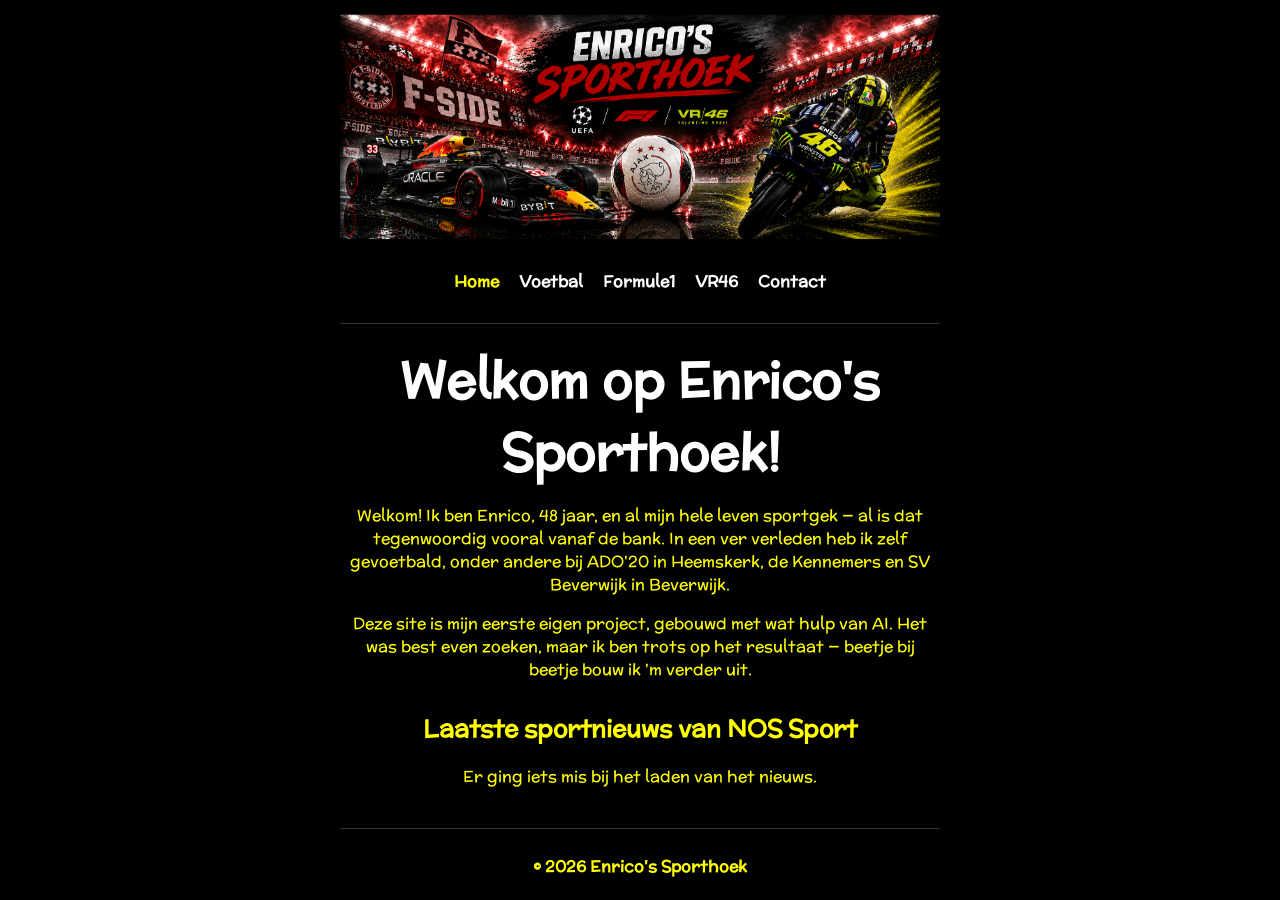
<file: index.html>
<!DOCTYPE html>
<html lang="nl">
<head>
    <meta charset="UTF-8">
    <meta name="viewport" content="width=device-width, initial-scale=1.0">
    <link rel="preconnect" href="https://fonts.googleapis.com">
    <link rel="preconnect" href="https://fonts.gstatic.com" crossorigin>
    <link href="https://fonts.googleapis.com/css2?family=McLaren&display=swap" rel="stylesheet">
    <title>Enrico's Sporthoek Home</title>
    <link rel="stylesheet" href="style.css">
</head>
<body>
    <!-- banner picture and text --> 
    <header class="banner">
        <img src="images/cover200pixelshoog.png" alt="Bannerfoto van Enrico's Sporthoek" class="banner-img">  
    </header>
    <!-- naviagation for the site -->
    <nav>
        <ul>
            <li><a href="index.html" class="actief">Home</a></li>
            <li><a href="voetbal.html">Voetbal</a></li>
            <li><a href="formule1.html">Formule1</a></li>
            <li><a href="VR46.html">VR46</a></li>
            <li><a href="contact.html">Contact</a></li>
        </ul>
    </nav>
<main>
    <h1>Welkom op Enrico's Sporthoek!</h1>
    <!-- little introduction about myself -->
        <p>Welkom! Ik ben Enrico, 48 jaar, en al mijn hele leven sportgek — al is dat tegenwoordig vooral vanaf de bank. In een ver verleden heb ik zelf gevoetbald, onder andere bij ADO'20 in Heemskerk, de Kennemers en SV Beverwijk in Beverwijk.</p>
        <p>Deze site is mijn eerste eigen project, gebouwd met wat hulp van AI. Het was best even zoeken, maar ik ben trots op het resultaat — beetje bij beetje bouw ik 'm verder uit.</p>
    <!-- A link to the RSS Feed of NOS Sport-->
<section id="nieuws">
    <h2>Laatste sportnieuws van NOS Sport</h2>
    <div id="nieuws-lijst">
        <p>Nieuws wordt geladen..</p>
    </div>
</section>
    <script src="script.js"></script>
</main>
<footer>
    <!-- footer text -->
    <p>&copy; 2026 Enrico's Sporthoek</p>
</footer>
</body>
</html>
</file>
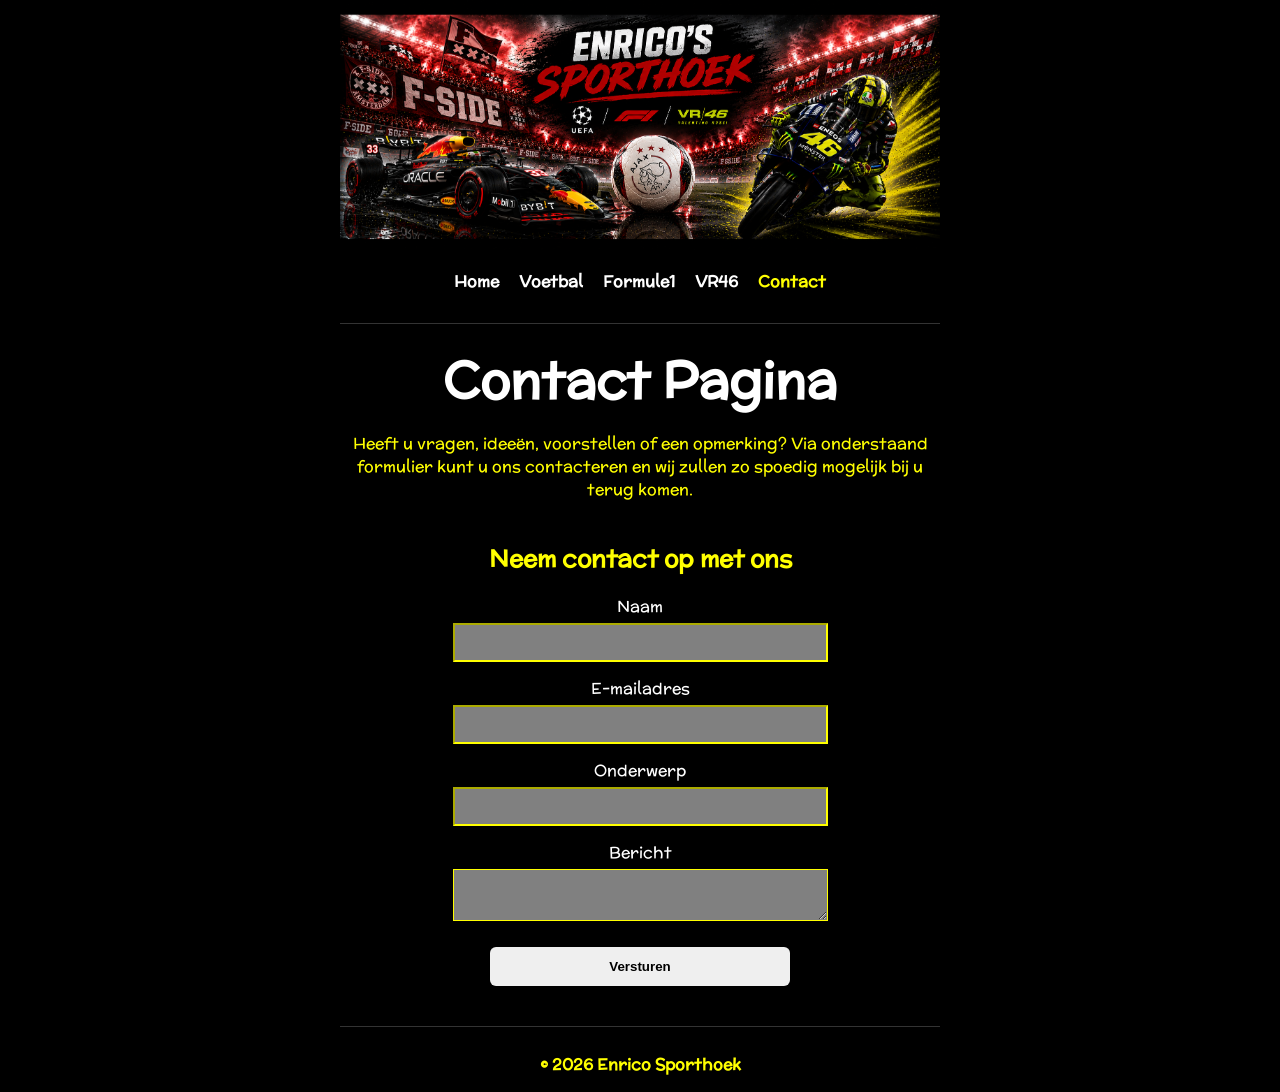
<file: contact.html>
<!DOCTYPE html>
<html lang="nl">
<head>
    <meta charset="UTF-8">
    <meta name="viewport" content="width=device-width, initial-scale=1.0">
    <link rel="preconnect" href="https://fonts.googleapis.com">
    <link rel="preconnect" href="https://fonts.gstatic.com" crossorigin>
    <link href="https://fonts.googleapis.com/css2?family=McLaren&display=swap" rel="stylesheet">
    <title>Enrico's Sporthoek Contact</title>
    <link rel="stylesheet" href="style.css">
</head>
<body>
    <!-- banner picture --> 
    <header class="banner">
        <img src="images/cover200pixelshoog.png" alt="Bannerfoto van de contactpagina van Enrico's Sporthoek" class="banner-img">
    </header>
    <!-- naviagation for the site -->
    <nav>
        <ul>
            <li><a href="index.html">Home</a></li>
            <li><a href="voetbal.html">Voetbal</a></li>
            <li><a href="formule1.html">Formule1</a></li>
            <li><a href="VR46.html">VR46</a></li>
            <li><a href="contact.html" class="actief">Contact</a></li>
        </ul>
    </nav>
<main>
    <h1>Contact Pagina</h1>
    <p>Heeft u vragen, ideeën, voorstellen of een opmerking? Via onderstaand formulier kunt u ons contacteren en wij zullen zo spoedig mogelijk bij u terug komen.</p>
    <!-- A div to hold the contact form -->
    <div class="contact-form">
        <form>
            <h2>Neem contact op met ons</h2>
            <label for="naam">Naam</label>
            <input type="text" id="naam" name="naam" required>
            <label for="email">E-mailadres</label>
            <input type="email" id="email" name="email" required>
            <label for="onderwerp">Onderwerp</label>
            <input type="text" id="onderwerp" name="onderwerp">
            <label for="bericht">Bericht</label>
            <textarea id="bericht" name="bericht" required></textarea>
            <!--A button to submit the form-->
            <button type="submit">Versturen</button>
        </form>
    </div>
    <script src="script.js"></script>
</main>
    <!-- footer text -->
    <footer>
    <p>&copy; 2026 Enrico Sporthoek</p>
</footer>
</body>
</html>
</file>
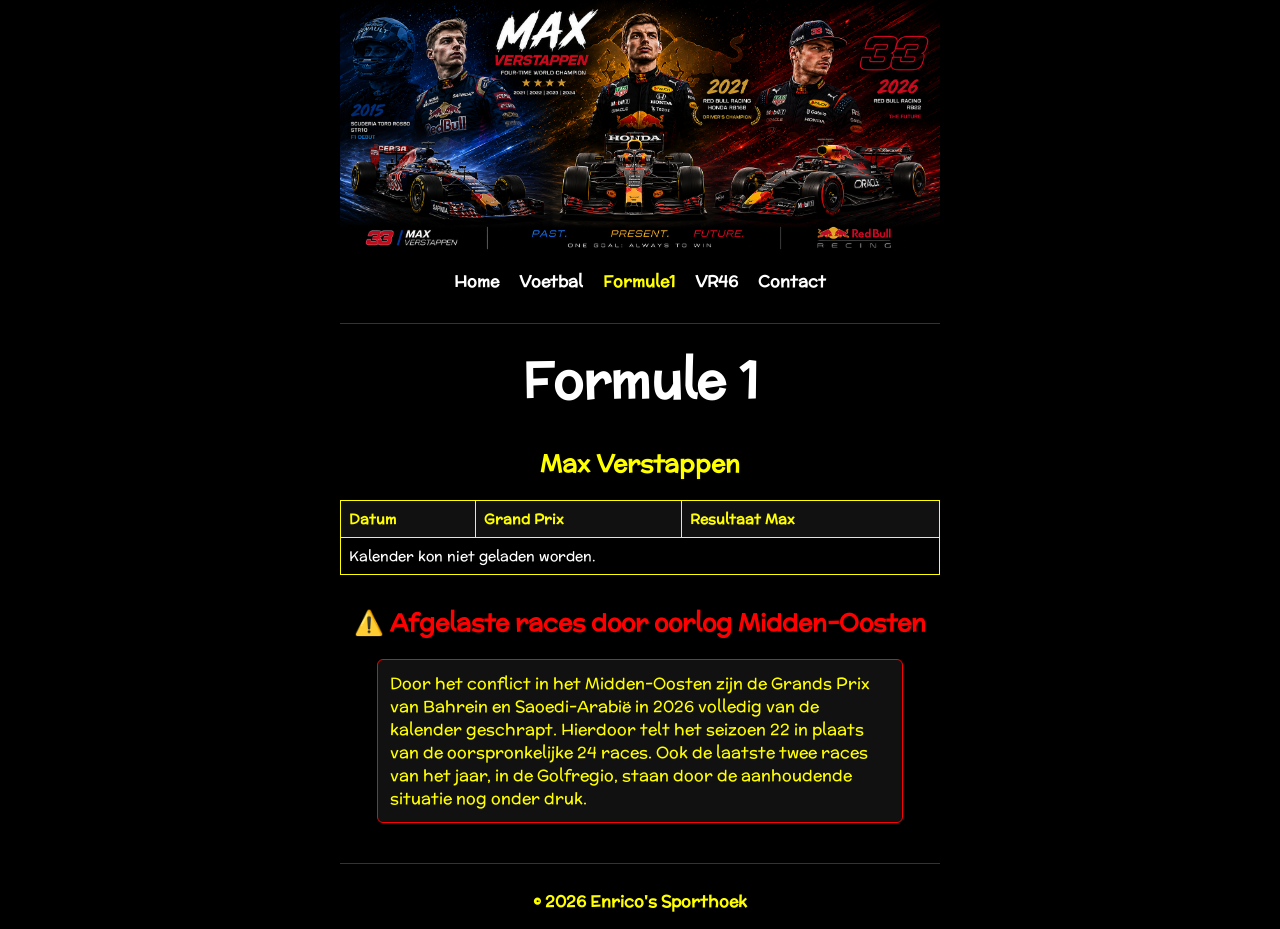
<file: formule1.html>
<!DOCTYPE html>
<html lang="nl">
<head>
    <meta charset="UTF-8">
    <meta name="viewport" content="width=device-width, initial-scale=1.0">
    <link rel="preconnect" href="https://fonts.googleapis.com">
    <link rel="preconnect" href="https://fonts.gstatic.com" crossorigin>
    <link href="https://fonts.googleapis.com/css2?family=McLaren&display=swap" rel="stylesheet">
    <title>Enrico's Sporthoek F1</title>
    <link rel="stylesheet" href="style.css">
</head>
<body>
    <!-- banner picture -->
    <header class="banner">
        <img src="images/bannerMaxVerstappen.png" alt="Bannerfoto van Max Verstappen past present future" class="banner-img">
    </header>
    <!-- naviagation for the site -->
    <nav>
        <ul>
            <li><a href="index.html">Home</a></li>
            <li><a href="voetbal.html">Voetbal</a></li>
            <li><a href="formule1.html" class="actief">Formule1</a></li>
            <li><a href="VR46.html">VR46</a></li>
            <li><a href="contact.html">Contact</a></li>
        </ul>
    </nav>
<main>
    <h1>Formule 1</h1>
    <h2>Max Verstappen</h2>
    <!-- Section for the racecalendar -->
    <section id="kalender">
        <table class="kalender-tabel" id="kalender-tabel">
            <thead>
                <tr>
                    <th>Datum</th>
                    <th>Grand Prix</th>
                    <th>Resultaat Max</th>
                </tr>
            </thead>
            <tbody id="kalender-body">
                <tr><td colspan="3">Kalender wordt geladen...</td></tr>
            </tbody>
        </table>
    </section>
    <!-- section concerning cancellation of 2 races in the middle-east -->
     <section id="afgelastingen">
        <h2>⚠️ Afgelaste races door oorlog Midden-Oosten</h2>
        <p>Door het conflict in het Midden-Oosten zijn de Grands Prix van Bahrein en Saoedi-Arabië in 2026 volledig van de kalender geschrapt. Hierdoor telt het seizoen 22 in plaats van de oorspronkelijke 24 races. Ook de laatste twee races van het jaar, in de Golfregio, staan door de aanhoudende situatie nog onder druk.</p>
    </section>
    <script src="script.js"></script>
</main>
    <!-- footer text --> 
    <footer>
    <p>&copy; 2026 Enrico's Sporthoek</p>
</footer>
</body>
</html>
</file>
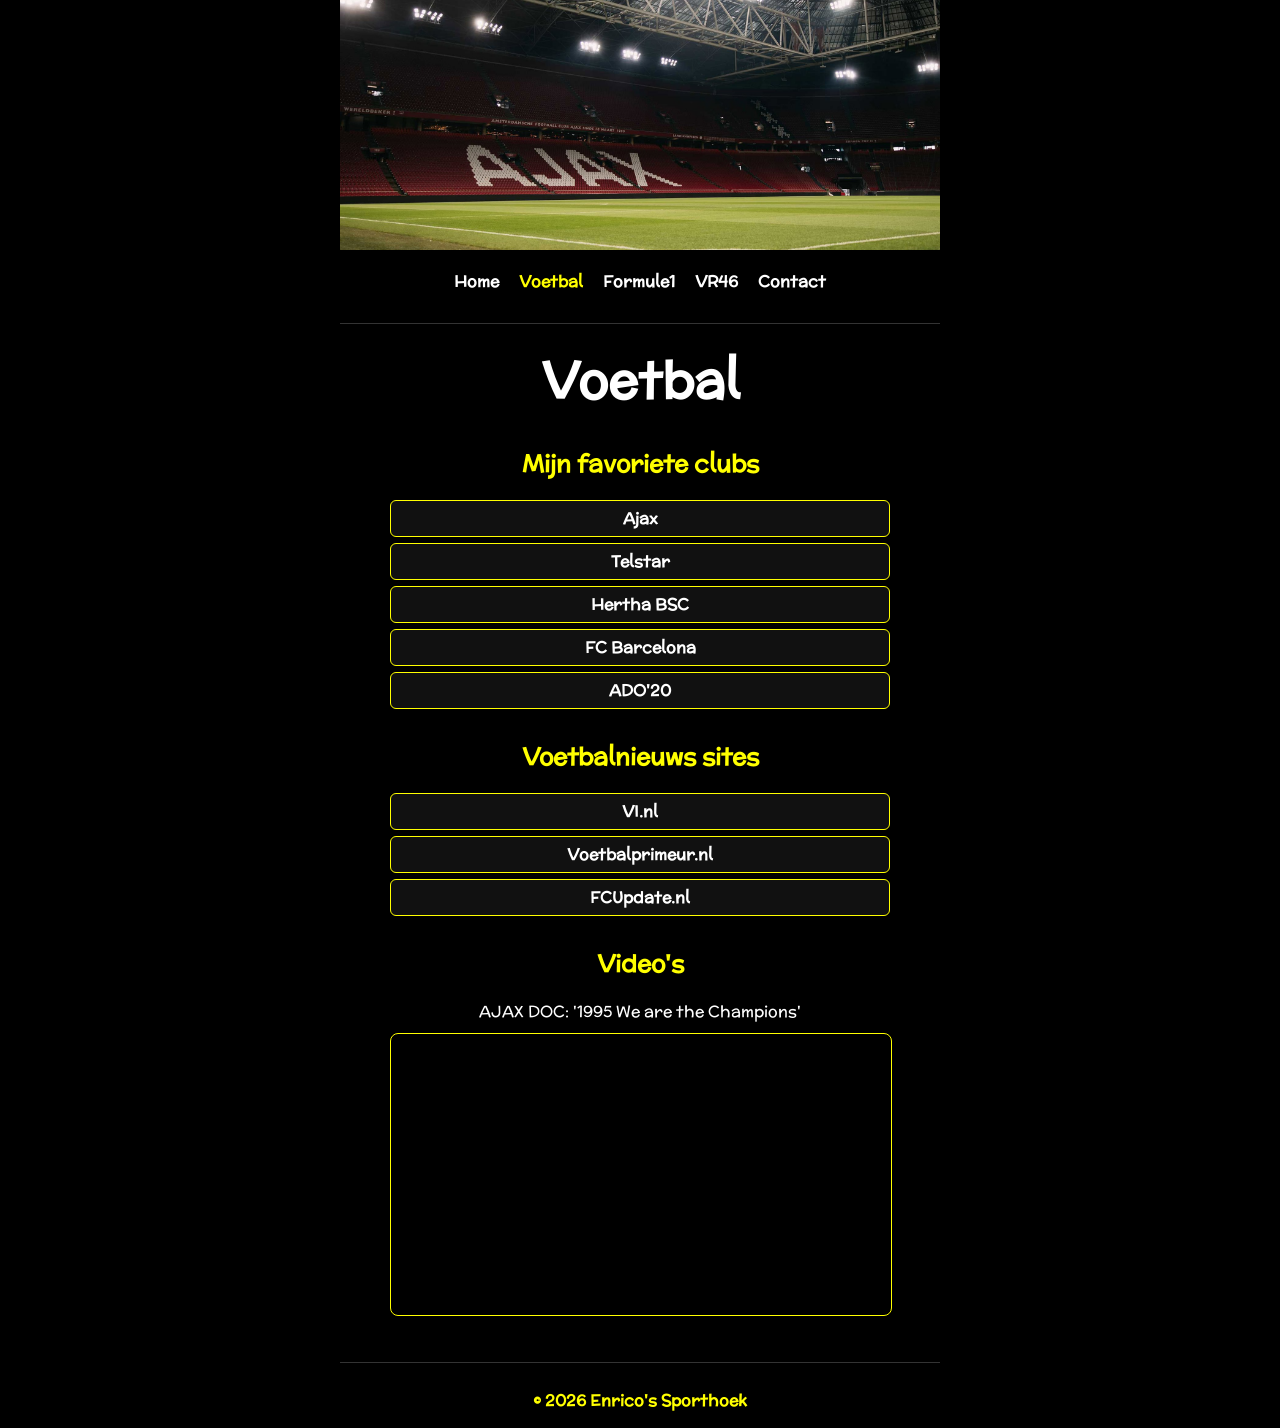
<file: voetbal.html>
<!DOCTYPE html>
<html lang="nl">
<head>
    <meta charset="UTF-8">
    <meta name="viewport" content="width=device-width, initial-scale=1.0">
    <link rel="preconnect" href="https://fonts.googleapis.com">
    <link rel="preconnect" href="https://fonts.gstatic.com" crossorigin>
    <link href="https://fonts.googleapis.com/css2?family=McLaren&display=swap" rel="stylesheet">
    <title>Enrico's Sporthoek Voetbal</title>
    <link rel="stylesheet" href="style.css">
</head>
<body>
    <!-- banner picture -->
    <header class="banner">
        <img src="images/legejohancruijffarena_1920.jpg" alt="Bannerfoto van een lege Johan Cruijff Arena" class="banner-img">
    </header>
    <!-- naviagation for the site -->
    <nav>
        <ul>
            <li><a href="index.html">Home</a></li>
            <li><a href="voetbal.html" class="actief">Voetbal</a></li>
            <li><a href="formule1.html">Formule1</a></li>
            <li><a href="VR46.html">VR46</a></li>
            <li><a href="contact.html">Contact</a></li>
        </ul>
    </nav>
<main>
    <h1>Voetbal</h1>
    <!-- section with my favo clubs -->
    <section id="clubs">
        <h2>Mijn favoriete clubs</h2>
        <ul class="link-lijst">
            <li><a href="https://www.ajax.nl" target="_blank" rel="noopener">Ajax</a></li>
            <li><a href="https://www.sctelstar.nl" target="_blank" rel="noopener">Telstar</a></li>
            <li><a href="https://www.herthabsc.de" target="_blank" rel="noopener">Hertha BSC</a></li>
            <li><a href="https://www.fcbarcelona.com" target="_blank" rel="noopener">FC Barcelona</a></li>
            <li><a href="https://www.ado20.nl" target="_blank" rel="noopener">ADO'20</a></li>
        </ul>
    </section>
    <!-- section with voetbalnieuws links -->
     <section id="voetbalnieuws-sites">
        <h2>Voetbalnieuws sites</h2>
        <ul class="link-lijst">
            <li><a href="https://www.vi.nl" target="_blank" rel="noopener">VI.nl</a></li>
            <li><a href="https://www.voetbalprimeur.nl" target="_blank" rel="noopener">Voetbalprimeur.nl</a></li>
            <li><a href="https://www.fcupdate.nl" target="_blank" rel="noopener">FCUpdate.nl</a></li>
        </ul>
     </section>
     <!-- section with video's -->
      <section id="videos">
        <h2>Video's</h2>
        <h3>AJAX DOC: '1995 We are the Champions'</h3>
        <div class="video-wrapper">
        <iframe
            src="https://www.youtube.com/embed/fWur3h9sqG0"
            title="YouTube video"
            allow="accelerometer; autoplay; clipboard-write; encrypted-media; gyroscope; picture-in-picture"
            allowfullscreen>
        </iframe>
        </div>
      </section>
     <!-- link to my javascript -->
    <script src="script.js"></script>
</main>
    <!-- footer text -->
    <footer>
    <p>&copy; 2026 Enrico's Sporthoek</p>
</footer>
</body>
</html>
</file>
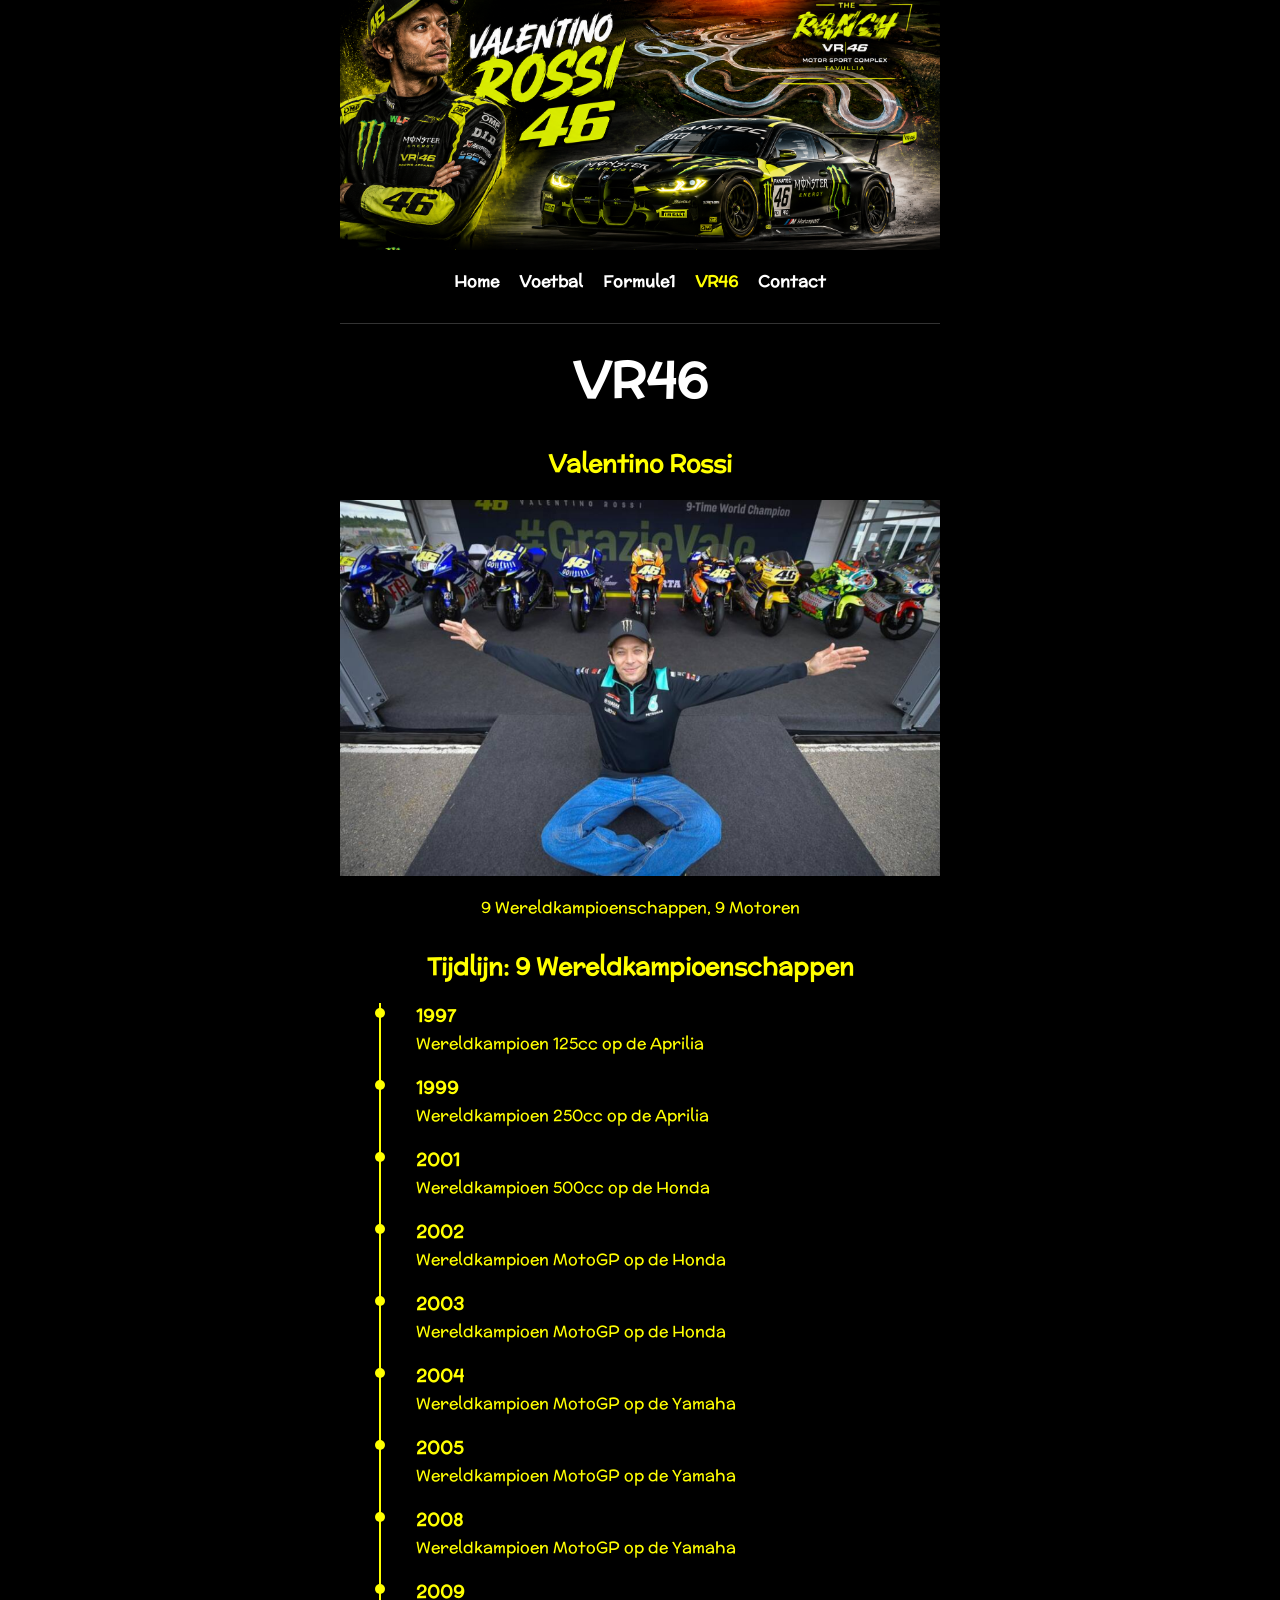
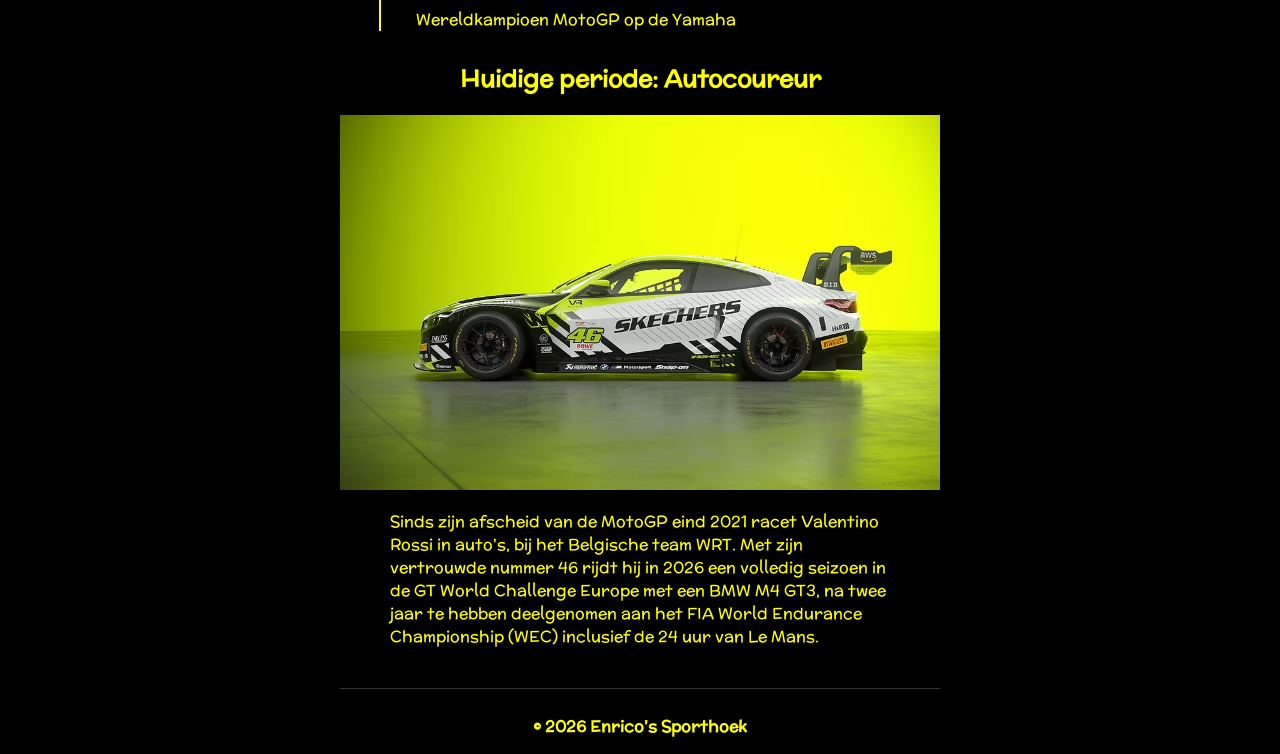
<file: VR46.html>
<!DOCTYPE html>
<html lang="nl">
<head>
    <meta charset="UTF-8">
    <meta name="viewport" content="width=device-width, initial-scale=1.0">
    <link rel="preconnect" href="https://fonts.googleapis.com">
    <link rel="preconnect" href="https://fonts.gstatic.com" crossorigin>
    <link href="https://fonts.googleapis.com/css2?family=McLaren&display=swap" rel="stylesheet">
    <title>Enrico's Sporthoek VR46</title>
    <link rel="stylesheet" href="style.css">
</head>
<body>
    <!-- banner picture -->
    <header class="banner">
        <img src="images/VR46banner.png" alt="Bannerfoto van VR46 valentino rossi motor en auto" class="banner-img">
    </header>
    <!-- naviagation for the site -->
    <nav>
        <ul>
            <li><a href="index.html">Home</a></li>
            <li><a href="voetbal.html">Voetbal</a></li>
            <li><a href="formule1.html">Formule1</a></li>
            <li><a href="VR46.html" class="actief">VR46</a></li>
            <li><a href="contact.html">Contact</a></li>
        </ul>
    </nav>
<main>
    <!-- title -->
    <h1>VR46</h1>
    <h2>Valentino Rossi</h2>
    <!-- Foto of Rossi and his Bikes -->
    <img src="images/RossiChampionshipbikes.png" alt="Foto Rossi en zijn Wereldkampion Motoren" class="wcbikes-img">
    <p>9 Wereldkampioenschappen, 9 Motoren</p>
    <!-- Timeline of rossi's worldchampionships -->
    <section id="tijdlijn">
        <h2>Tijdlijn: 9 Wereldkampioenschappen</h2>
        <ul class="tijdlijn">
            <li><span class="tijdlijn-jaar">1997</span><p>Wereldkampioen 125cc op de Aprilia</p></li>
            <li><span class="tijdlijn-jaar">1999</span><p>Wereldkampioen 250cc op de Aprilia</p></li>
            <li><span class="tijdlijn-jaar">2001</span><p>Wereldkampioen 500cc op de Honda</p></li>
            <li><span class="tijdlijn-jaar">2002</span><p>Wereldkampioen MotoGP op de Honda</p></li>
            <li><span class="tijdlijn-jaar">2003</span><p>Wereldkampioen MotoGP op de Honda</p></li>
            <li><span class="tijdlijn-jaar">2004</span><p>Wereldkampioen MotoGP op de Yamaha</p></li>
            <li><span class="tijdlijn-jaar">2005</span><p>Wereldkampioen MotoGP op de Yamaha</p></li>
            <li><span class="tijdlijn-jaar">2008</span><p>Wereldkampioen MotoGP op de Yamaha</p></li>
            <li><span class="tijdlijn-jaar">2009</span><p>Wereldkampioen MotoGP op de Yamaha</p></li>
     </ul>
    </section>
    <!-- section to cover the racecar-driver part of rossi -->
    <section id="autocoureur">
        <h2>Huidige periode: Autocoureur</h2>
            <img src="images/RossiBMWTeamWRT2026.avif" alt="BMW M4 GT3 van Valentino Rossi bij Team WRT" class="autocoureur-img">
            <p>Sinds zijn afscheid van de MotoGP eind 2021 racet Valentino Rossi in auto's, bij het Belgische team WRT. Met zijn vertrouwde nummer 46 rijdt hij in 2026 een volledig seizoen in de GT World Challenge Europe met een BMW M4 GT3, na twee jaar te hebben deelgenomen aan het FIA World Endurance Championship (WEC) inclusief de 24 uur van Le Mans.</p>
    </section>
    <script src="script.js"></script>
</main>
    <!-- footer text -->
    <footer>
    <p>&copy; 2026 Enrico's Sporthoek</p>
</footer>
</body>
</html>
</file>
<file: style.css>
/* ==== GLOBAL STYLES ==== */

/* style for header element with class banner */
.banner {
    position: relative;
    width: 100%;
    height: 250px;
    overflow: hidden;
}
/* style for the cover img */
.banner-img {
    width: 100%;
    height: 100%;
    object-fit: cover;
}
/* style for the body element */
body {
    margin: 0 auto;
    max-width: 600px;
    font-family: "McLaren", sans-serif;
    background-color: black;
    color: white;
    text-align: center;
}
/* style for the h1 element */
h1 {
    color: white;
    font-size: 50px;
    margin: 20px 0 10px;
}
/* style for h2 section titles */
h2 {
    color: yellow;
    font-size: 1.5rem;
    margin-top: 30px;
}
/* style for h3 elements (sub-titles, e.g. video captions) */
h3 {
    color: white;
    font-weight: normal;
    font-size: 1rem;
    margin: 15px 0 5px;
}
/* style for the paragraph element */
p {
    color: yellow;
    text-align: center;
}
/* style for section elements */
section {
    margin-bottom: 30px;
}
/* style for the nav element */
nav {
    border-bottom: 1px solid #333;
    padding-bottom: 10px;
}
/* style for the nav unordered list element */
nav ul {
    display: flex;
    list-style: none;
    gap: 20px;
    justify-content: center;
    padding: 0;
    margin: 20px 0;
}
/* style for the links in the nav */
nav a {
    color: white;
    text-decoration: none;
    font-weight: bold;
}
/* style for the nav links to turn yellow on hover */
nav a:hover {
    color: yellow;
}
/* style to turn the active link yellow */
nav a.actief {
    color: yellow;
}
/* ==== STYLE FOR INDEX PAGE === */
/* style for the link to the rss feed of NOS sport on the index page */
.nieuws-item {
    background: #111;
    border: 1px solid yellow;
    border-radius: 6px;
    padding: 6px 10px;
    margin: 6px auto;
    display: flex;
    justify-content: space-between;
    align-items: center;
    gap: 10px;
    max-width: 500px;
    text-align: left;
}
/* style for the h3 that is generated in my rss feeds on the index page */
.nieuws-item h3 {
    margin: 0;
    font-size: 0.9rem;
    font-weight: normal;
    white-space: nowrap;
    overflow: hidden;
    text-overflow: ellipsis;
}
.nieuws-item a {
    color: white;
    text-decoration: none;
}
.nieuws-item a:hover {
    text-decoration: underline;
}
.nieuws-item p {
    color: yellow;
    font-size: 0.75rem;
    margin: 0;
    white-space: nowrap;
    flex-shrink: 0;
}
/* ==== STYLE FOR VOETBAL PAGE === */
/* style for the link lists on the voetbal page */
.link-lijst {
    list-style: none;
    padding: 0;
    max-width: 500px;
    margin: 10px auto 30px;
}
.link-lijst li {
    background: #111;
    border: 1px solid yellow;
    border-radius: 6px;
    margin: 6px 0;
    padding: 6px;
}
.link-lijst a {
    color: white;
    text-decoration: none;
    font-weight: bold;
}
.link-lijst a:hover {
    color: yellow;
}
/* style for the embedded youtube video on the voetbal page */
.video-wrapper {
    position: relative;
    width: 100%;
    max-width: 500px;
    aspect-ratio: 16 / 9;
    margin: 10px auto 20px;
}
.video-wrapper iframe {
    width: 100%;
    height: 100%;
    border: 1px solid yellow;
    border-radius: 8px;
}
/* ==== STYLE FOR F1 PAGE === */
/* style for the race calendar table on the F1 page */
.kalender-tabel {
    width: 100%;
    max-width: 600px;
    margin: 20px auto;
    border-collapse: collapse;
}
.kalender-tabel th,
.kalender-tabel td {
    border: 1px solid yellow;
    padding: 8px;
    font-size: 0.85rem;
    text-align: left;
}
.kalender-tabel th {
    background-color: #111;
    color: yellow;
}
.kalender-tabel tr:nth-child(even) {
    background-color: #111;
}
/* style for the cancelled races notice on the F1 page */
#afgelastingen h2 {
    color: red;
}
#afgelastingen p {
    background: #111;
    border: 1px solid red;
    border-radius: 6px;
    padding: 12px;
    max-width: 500px;
    margin: 10px auto;
    text-align: left;
}

/* ==== STYLE FOR VR46 PAGE === */
/* style for the world championship bikes image on the VR46 page */
.wcbikes-img {
    max-width: 100%;
    height: auto;
    display: block;
    margin: 20px auto;
}
/* style for the current racingcar photo on the VR46 page */
.autocoureur-img {
    max-width: 100%;
    height: auto;
    display: block;
    margin: 20px auto;
}
/* style for the championship timeline on the VR46 page */
.tijdlijn {
    list-style: none;
    padding-left: 20px;
    border-left: 2px solid yellow;
    max-width: 500px;
    margin: 20px auto;
    text-align: left;
}
.tijdlijn li {
    position: relative;
    margin-bottom: 20px;
    padding-left: 15px;
}
.tijdlijn li::before {
    content: "";
    position: absolute;
    left: -26px;
    top: 5px;
    width: 10px;
    height: 10px;
    background: yellow;
    border-radius: 50%;
}
.tijdlijn-jaar {
    font-weight: bold;
    color: yellow;
    display: block;
    font-size: 1.1rem;
}
.tijdlijn p {
    margin: 4px 0 0;
    text-align: left;
}
/* style for the racecar-driver section on the VR46 page */
#autocoureur p {
    max-width: 500px;
    margin: 10px auto;
    text-align: left;
}
/* ==== STYLE FOR CONTACT PAGE === */
/* style for the contact form */
form {
    width: 90%;
    max-width: 500px;
    margin: 40px auto;  
}
/* style for the labels on contactform */
label {
    display: block;
    margin-top: 15px;
}
/* style for the input fields on contactform */
input,
textarea {
    width: 75%;
    padding: 10px;
    margin-top: 5px;
    box-sizing: border-box;
    background-color: grey;
    border-color: yellow;
}
/* style for the button on contactform */
button {
    margin-top:20px;
    padding:12px;
    width:60%;
    font-weight: bold;
    border-color: yellow;
    color: black;
    border: none;
    border-radius: 6px;
    cursor: pointer;
}
button:hover {
    background-color: white;
}
/* ==== STYLE FOR FOOTER (all pages) ==== */
footer {
    border-top: 1px solid #333;
    font-weight: bold;
    padding-top: 10px;
    margin-top: 40px;
}
</file>
